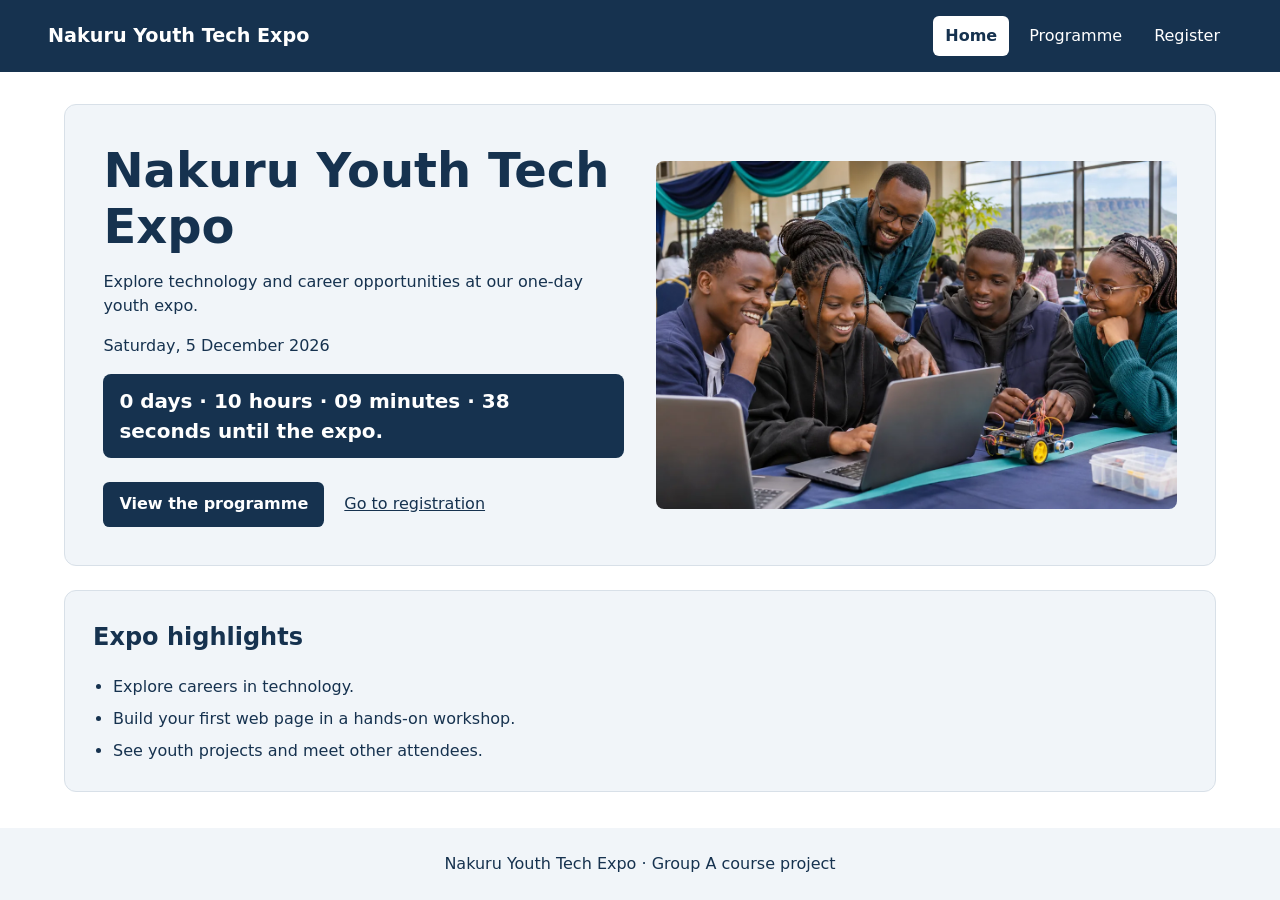
<file: index.html>
<!DOCTYPE html>
<html lang="en">
<head>
  <meta charset="UTF-8">
  <meta name="viewport" content="width=device-width, initial-scale=1">
  <title>Home | Nakuru Youth Tech Expo</title>

  <!-- All three pages share the same stylesheet and script. -->
  <link rel="stylesheet" href="css/style.css">
  <script src="js/script.js" defer></script>
</head>
<body>
  <a class="skip-link" href="#main-content">Skip to main content</a>
  <header>
    <a href="index.html">Nakuru Youth Tech Expo</a>

    <!-- JavaScript shows the Menu button on mobile. Without JavaScript,
         the navigation links stay visible. -->
    <button
      class="menu-toggle"
      type="button"
      aria-controls="main-nav"
      aria-expanded="false"
      hidden
    >
      Menu
    </button>

    <nav id="main-nav" aria-label="Main navigation">
      <a href="index.html" aria-current="page">Home</a>
      <a href="programme.html">Programme</a>
      <a href="register.html">Register</a>
    </nav>
  </header>

  <main id="main-content" tabindex="-1" class="home-layout">
    <!-- Only the introduction and image share a row on desktop. -->
    <section class="home-hero" aria-labelledby="expo-heading">
      <div class="home-hero-copy">
        <h1 id="expo-heading">Nakuru Youth Tech Expo</h1>
        <p>Explore technology and career opportunities at our one-day youth expo.</p>
        <p><time datetime="2026-12-05">Saturday, 5 December 2026</time></p>

        <!-- The shared script fills in and reveals the countdown. -->
        <p id="expo-countdown" hidden></p>

        <div class="home-actions">
          <a class="home-primary-link" href="programme.html">View the programme</a>
          <a href="register.html">Go to registration</a>
        </div>
      </div>

      <img
        class="home-hero-image"
        src="images/expo-workshop.webp"
        alt="Young people and a mentor working with laptops and a small robot at a technology workshop"
        width="1200"
        height="800"
      >
    </section>

    <section class="home-highlights" aria-labelledby="highlights-heading">
      <h2 id="highlights-heading">Expo highlights</h2>
      <ul>
        <li>Explore careers in technology.</li>
        <li>Build your first web page in a hands-on workshop.</li>
        <li>See youth projects and meet other attendees.</li>
      </ul>
    </section>
  </main>

  <footer>
    <p>Nakuru Youth Tech Expo · Group A course project</p>
  </footer>
</body>
</html>
</file>
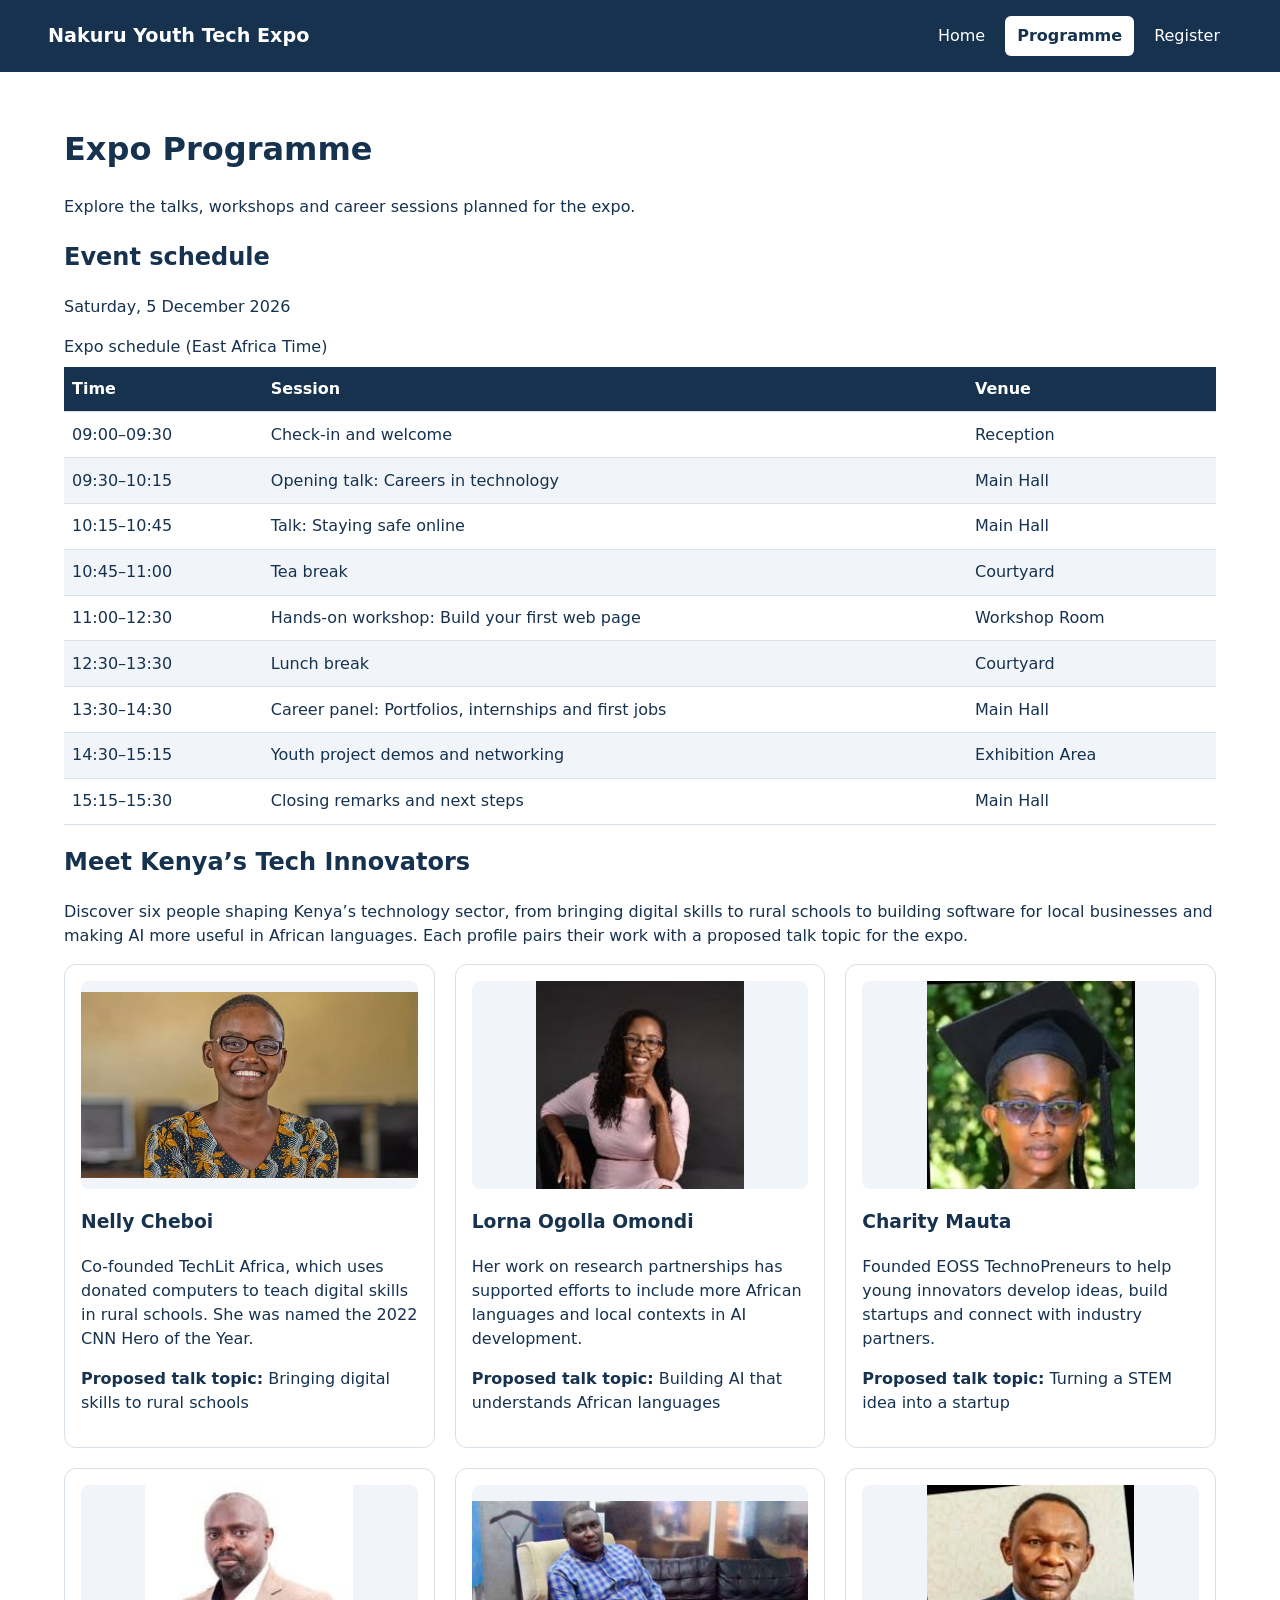
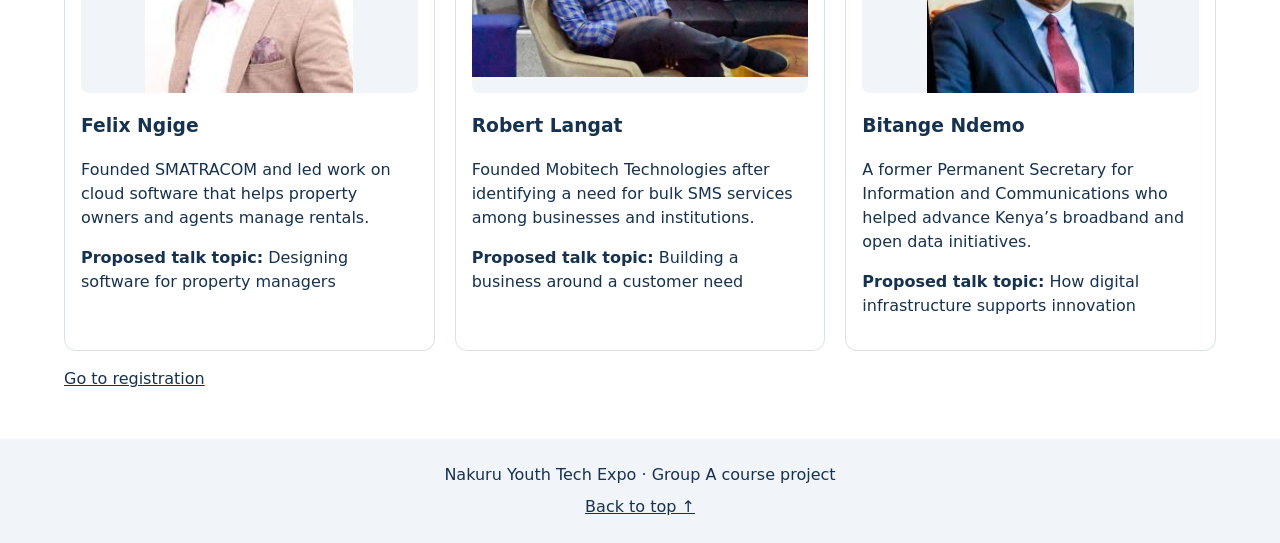
<file: programme.html>
<!DOCTYPE html>
<html lang="en">
<head>
  <meta charset="UTF-8">
  <meta name="viewport" content="width=device-width, initial-scale=1">
  <title>Programme | Nakuru Youth Tech Expo</title>

  <!-- All three pages share these files. -->
  <link rel="stylesheet" href="css/style.css">
  <script src="js/script.js" defer></script>
</head>
<body>
  <a class="skip-link" href="#main-content">Skip to main content</a>

  <header>
    <a href="index.html">Nakuru Youth Tech Expo</a>

    <!-- JavaScript reveals the Menu button on small screens. -->
    <button
        class="menu-toggle"
        type="button"
        aria-controls="main-nav"
        aria-expanded="false"
        hidden
    >
        Menu
    </button>

    <nav id="main-nav" aria-label="Main navigation">
        <a href="index.html">Home</a>
        <a href="programme.html" aria-current="page">Programme</a>
        <a href="register.html">Register</a>
    </nav>
    </header>

  <main id="main-content" tabindex="-1">
    <h1>Expo Programme</h1>
    <p>Explore the talks, workshops and career sessions planned for the expo.</p>

    <section aria-labelledby="schedule-heading">
      <h2 id="schedule-heading">Event schedule</h2>
      <p><time datetime="2026-12-05">Saturday, 5 December 2026</time></p>

      <!-- Keep sessions in time order, with one row per session or break. -->
      <table class="schedule-table">
        <caption>Expo schedule (East Africa Time)</caption>
        <thead>
          <tr>
            <th scope="col">Time</th>
            <th scope="col">Session</th>
            <th scope="col">Venue</th>
          </tr>
        </thead>
        <tbody>
          <tr>
            <td>09:00–09:30</td>
            <td>Check-in and welcome</td>
            <td>Reception</td>
          </tr>
          <tr>
            <td>09:30–10:15</td>
            <td>Opening talk: Careers in technology</td>
            <td>Main Hall</td>
          </tr>
          <tr>
            <td>10:15–10:45</td>
            <td>Talk: Staying safe online</td>
            <td>Main Hall</td>
          </tr>
          <tr>
            <td>10:45–11:00</td>
            <td>Tea break</td>
            <td>Courtyard</td>
          </tr>
          <tr>
            <td>11:00–12:30</td>
            <td>Hands-on workshop: Build your first web page</td>
            <td>Workshop Room</td>
          </tr>
          <tr>
            <td>12:30–13:30</td>
            <td>Lunch break</td>
            <td>Courtyard</td>
          </tr>
          <tr>
            <td>13:30–14:30</td>
            <td>Career panel: Portfolios, internships and first jobs</td>
            <td>Main Hall</td>
          </tr>
          <tr>
            <td>14:30–15:15</td>
            <td>Youth project demos and networking</td>
            <td>Exhibition Area</td>
          </tr>
          <tr>
            <td>15:15–15:30</td>
            <td>Closing remarks and next steps</td>
            <td>Main Hall</td>
          </tr>
        </tbody>
      </table>
    </section>

    <section aria-labelledby="profiles-heading">
      <h2 id="profiles-heading">Meet Kenya’s Tech Innovators</h2>
      <p>
        Discover six people shaping Kenya’s technology sector, from bringing
        digital skills to rural schools to building software for local businesses
        and making AI more useful in African languages. Each profile pairs their work
        with a proposed talk topic for the expo.
      </p>

      <!-- The grid controls the layout; each card holds one profile. -->
      <div class="speaker-grid">
        <article class="speaker-card">
          <img src="images/nelly-cheboi.webp" alt="Portrait of Nelly Cheboi" loading="lazy">
          <h3>Nelly Cheboi</h3>
          <p>
            Co-founded TechLit Africa, which uses donated computers to teach
            digital skills in rural schools. She was named the 2022 CNN Hero
            of the Year.
          </p>
          <p><strong>Proposed talk topic:</strong> Bringing digital skills to rural schools</p>
        </article>

        <article class="speaker-card">
          <img src="images/lorna-ogola.jpg" alt="Portrait of Lorna Ogolla Omondi" loading="lazy">
          <h3>Lorna Ogolla Omondi</h3>
          <p>
            Her work on research partnerships has supported efforts to include
            more African languages and local contexts in AI development.
          </p>
          <p><strong>Proposed talk topic:</strong> Building AI that understands African languages</p>
        </article>

        <article class="speaker-card">
          <img src="images/charity-mauta.jpg" alt="Portrait of Charity Mauta" loading="lazy">
          <h3>Charity Mauta</h3>
          <p>
            Founded EOSS TechnoPreneurs to help young innovators develop ideas,
            build startups and connect with industry partners.
          </p>
          <p><strong>Proposed talk topic:</strong> Turning a STEM idea into a startup</p>
        </article>

        <article class="speaker-card">
          <img src="images/felix-ngige.jpg" alt="Portrait of Felix Ngige" loading="lazy">
          <h3>Felix Ngige</h3>
          <p>
            Founded SMATRACOM and led work on cloud software that helps
            property owners and agents manage rentals.
          </p>
          <p><strong>Proposed talk topic:</strong> Designing software for property managers</p>
        </article>

        <article class="speaker-card">
          <img src="images/robert-langat.jpg" alt="Portrait of Robert Langat" loading="lazy">
          <h3>Robert Langat</h3>
          <p>
            Founded Mobitech Technologies after identifying a need for
            bulk SMS services among businesses and institutions.
          </p>
          <p><strong>Proposed talk topic:</strong> Building a business around a customer need</p>
        </article>

        <article class="speaker-card">
          <img src="images/bitange-ndemo.jpg" alt="Portrait of Bitange Ndemo" loading="lazy">
          <h3>Bitange Ndemo</h3>
          <p>
            A former Permanent Secretary for Information and Communications
            who helped advance Kenya’s broadband and open data initiatives.
          </p>
          <p><strong>Proposed talk topic:</strong> How digital infrastructure supports innovation</p>
        </article>
      </div>
    </section>

    <p><a href="register.html">Go to registration</a></p>
  </main>

  <footer>
    <p>Nakuru Youth Tech Expo · Group A course project</p>
    <p><a href="#main-content">Back to top ↑</a></p>
  </footer>
</body>
</html>
</file>
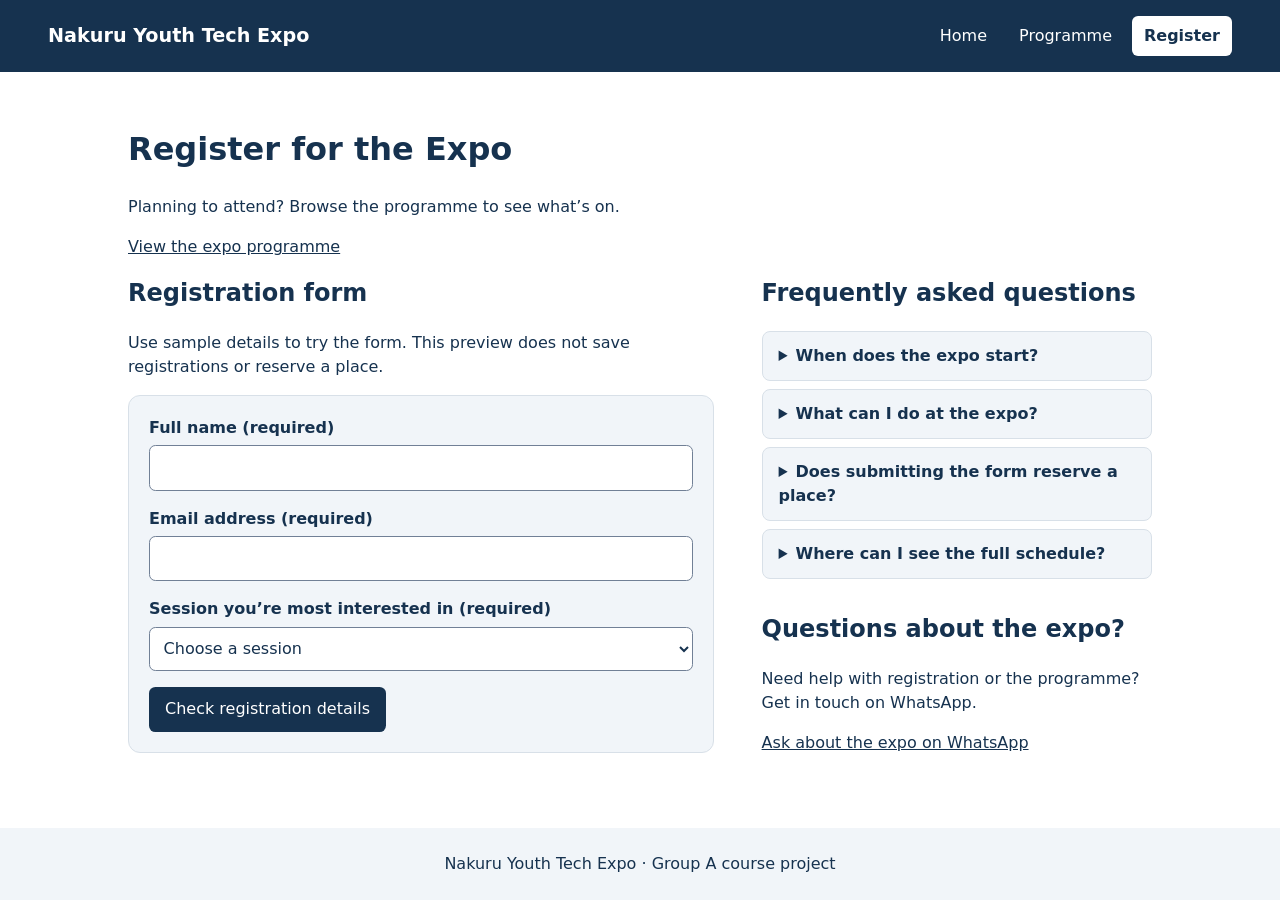
<file: register.html>
<!DOCTYPE html>
<html lang="en">
<head>
  <meta charset="UTF-8">
  <meta name="viewport" content="width=device-width, initial-scale=1">
  <title>Register | Nakuru Youth Tech Expo</title>

  <!-- All three pages share these files. -->
  <link rel="stylesheet" href="css/style.css">
  <script src="js/script.js" defer></script>
</head>
<body>
  <a class="skip-link" href="#main-content">Skip to main content</a>
  <header>
    <a href="index.html">Nakuru Youth Tech Expo</a>

    <!-- JavaScript reveals the Menu button on small screens. -->
    <button
      class="menu-toggle"
      type="button"
      aria-controls="main-nav"
      aria-expanded="false"
      hidden
    >
      Menu
    </button>

    <nav id="main-nav" aria-label="Main navigation">
      <a href="index.html">Home</a>
      <a href="programme.html">Programme</a>
      <a href="register.html" aria-current="page">Register</a>
    </nav>
  </header>

  <main id="main-content" tabindex="-1">
    <h1>Register for the Expo</h1>
    <p>Planning to attend? Browse the programme to see what’s on.</p>
    <p><a href="programme.html">View the expo programme</a></p>

    <!-- The form and help sections sit side by side on desktop. -->
    <div class="register-layout">
      <section aria-labelledby="registration-heading">
        <h2 id="registration-heading">Registration form</h2>
        <p id="registration-note">
          Use sample details to try the form. This preview does not save
          registrations or reserve a place.
        </p>

        <!-- The browser validates the fields. Omitting name attributes
             keeps the sample values out of the submitted URL. -->
        <form
          class="registration-form"
          action="register.html#registration-heading"
          method="get"
          aria-describedby="registration-note"
        >
          <p>
            <label for="full-name">Full name (required)</label>
            <input type="text" id="full-name" autocomplete="name" maxlength="100" required>
          </p>

          <p>
            <label for="email">Email address (required)</label>
            <input type="email" id="email" autocomplete="email" maxlength="254" required>
          </p>

          <p>
            <label for="session">Session you’re most interested in (required)</label>
            <select id="session" required>
              <!-- The empty value keeps the prompt from counting as a choice. -->
              <option value="" selected disabled>Choose a session</option>
              <option value="tech-careers">Opening talk: Careers in technology</option>
              <option value="online-safety">Talk: Staying safe online</option>
              <option value="web-workshop">Workshop: Build your first web page</option>
              <option value="career-panel">Career panel: Portfolios, internships and first jobs</option>
              <option value="project-demos">Youth project demos and networking</option>
            </select>
          </p>

          <button type="submit">Check registration details</button>
        </form>
      </section>

      <div class="register-help">
        <section class="expo-faq" aria-labelledby="faq-heading">
          <h2 id="faq-heading">Frequently asked questions</h2>

          <!-- Native disclosure controls work with a mouse, touch, or keyboard. -->
          <details>
            <summary>When does the expo start?</summary>
            <p>Check-in starts at 9:00 AM Kenya time on Saturday, 5 December 2026.</p>
          </details>

          <details>
            <summary>What can I do at the expo?</summary>
            <p>Join technology talks, a hands-on web workshop, a careers panel, and youth project demos.</p>
          </details>

          <details>
            <summary>Does submitting the form reserve a place?</summary>
            <p>No. This form is a preview. Use sample details to try it; it does not save registrations.</p>
          </details>

          <details>
            <summary>Where can I see the full schedule?</summary>
            <p>Visit the <a href="programme.html">Programme page</a> for session times and rooms.</p>
          </details>
        </section>

        <section aria-labelledby="questions-heading">
          <h2 id="questions-heading">Questions about the expo?</h2>
          <p>Need help with registration or the programme? Get in touch on WhatsApp.</p>

          <!-- The WhatsApp number includes the country code, with no + or spaces. -->
          <p>
            <a href="https://wa.me/254755559107?text=Hello%2C%20I%20have%20a%20question%20about%20the%20Nakuru%20Youth%20Tech%20Expo.">
              Ask about the expo on WhatsApp
            </a>
          </p>
        </section>
      </div>
    </div>
  </main>

  <footer>
    <p>Nakuru Youth Tech Expo · Group A course project</p>
  </footer>
</body>
</html>
</file>
<file: css/style.css>
/* Shared colours and typography for all three pages. */
:root {
  --color-ink: #16324f;
  --color-surface: #fff;
  --color-muted-surface: #f1f5f9;
  --color-border: #d8e0e8;
  --color-control-border: #718096;
  --color-hover: #284b6b;
  --color-focus: #2164a8;
  --color-header-focus: #ffd166;
  --font-body: system-ui, sans-serif;
}

/* Leave room for the sticky header when jumping to a heading. */
html {
  scroll-padding-top: 9rem;
}

body {
  margin: 0;
  min-height: 100vh;
  display: flex;
  flex-direction: column;
  background-color: var(--color-surface);
  color: var(--color-ink);
  font-family: var(--font-body);
  line-height: 1.5;
}

/* Main fills spare space on short pages and grows on long pages. */
body > main {
  flex: 1 0 auto;
  width: calc(100% - 2rem);
  max-width: 72rem;
  margin-inline: auto;
  padding-block: 2rem;
}

body > footer {
  padding: 1rem;
  background-color: var(--color-muted-surface);
  text-align: center;
}

body > footer p {
  margin: 0;
}

main a {
  color: var(--color-ink);
}

main a:hover {
  color: var(--color-hover);
  text-decoration-thickness: 2px;
}

/* Show a visible outline when navigating with the keyboard. */
a:focus-visible,
button:focus-visible,
input:focus-visible,
select:focus-visible,
summary:focus-visible {
  outline: 3px solid var(--color-focus);
  outline-offset: 3px;
}

/* Shared header: stack the brand and menu on small screens. */
body > header {
  position: sticky;
  top: 0;
  z-index: 10;
  display: flex;
  flex-direction: column;
  align-items: flex-start;
  gap: 0.75rem;
  padding: 1rem clamp(1rem, 4vw, 3rem);
  background-color: var(--color-ink);
  color: var(--color-surface);
}

body > header > a {
  color: inherit;
  font-size: 1.2rem;
  font-weight: 700;
  text-decoration: none;
}

body > header > a:hover {
  text-decoration: underline;
}

body > header nav {
  display: flex;
  flex-wrap: wrap;
  gap: 0.25rem 0.5rem;
}

/* The flex rule would otherwise override the hidden attribute. */
body > header nav[hidden] {
  display: none;
}

body > header nav a {
  display: block;
  padding: 0.5rem 0.75rem;
  border-radius: 0.375rem;
  color: inherit;
  text-decoration: none;
}

body > header nav a:hover {
  background-color: var(--color-hover);
  text-decoration: underline;
}

body > header nav a[aria-current="page"] {
  background-color: var(--color-surface);
  color: var(--color-ink);
  font-weight: 700;
}

body > header :is(a, button):focus-visible {
  outline-color: var(--color-header-focus);
}

.menu-toggle {
  min-height: 44px;
  padding: 0.5rem 0.75rem;
  border: 1px solid currentColor;
  border-radius: 0.375rem;
  background-color: transparent;
  color: inherit;
  font: inherit;
  cursor: pointer;
}

.menu-toggle:hover {
  background-color: var(--color-hover);
}

/* Style the countdown only after JavaScript reveals it. */
#expo-countdown:not([hidden]) {
  width: fit-content;
  box-sizing: border-box;
  max-width: 100%;
  margin: 1rem 0 1.5rem;
  padding: 0.75rem 1rem;
  border-radius: 0.5rem;
  background-color: var(--color-ink);
  color: var(--color-surface);
  font-size: clamp(1rem, 2vw, 1.25rem);
  font-weight: 700;

  /* Equal-width digits reduce movement as the seconds change. */
  font-variant-numeric: tabular-nums;
}

/* Programme: one column on phones, with more columns at wider widths. */
.speaker-grid {
  display: grid;
  grid-template-columns: minmax(0, 1fr);
  gap: 1.25rem;
}

.speaker-card {
  min-width: 0;
  padding: 1rem;
  border: 1px solid var(--color-border);
  border-radius: 0.75rem;
  background-color: var(--color-surface);
}

/* Fit the whole portrait into a consistent frame without cropping faces. */
.speaker-card img {
  display: block;
  width: 100%;
  height: 13rem;
  object-fit: contain;
  object-position: center;
  border-radius: 0.5rem;
  background-color: var(--color-muted-surface);
}

.schedule-table {
  width: 100%;
  border-collapse: collapse;
}

.schedule-table caption {
  padding-bottom: 0.5rem;
  text-align: left;
}

.schedule-table th,
.schedule-table td {
  padding: 0.65rem 0.5rem;
  border-bottom: 1px solid var(--color-border);
  text-align: left;
  vertical-align: top;
}

.schedule-table thead {
  background-color: var(--color-ink);
  color: var(--color-surface);
}

.schedule-table tbody tr:nth-child(even) {
  background-color: var(--color-muted-surface);
}

/* Register: keep the form compact and the controls easy to tap. */
.registration-form {
  box-sizing: border-box;
  max-width: 36rem;
  padding: 1.25rem;
  border: 1px solid var(--color-border);
  border-radius: 0.75rem;
  background-color: var(--color-muted-surface);
}

.registration-form p {
  margin: 0 0 1rem;
}

.registration-form label {
  display: block;
  margin-bottom: 0.35rem;
  font-weight: 600;
}

.registration-form input,
.registration-form select {
  box-sizing: border-box;
  width: 100%;
  min-height: 44px;
  padding: 0.6rem;
  border: 1px solid var(--color-control-border);
  border-radius: 0.4rem;
  background-color: var(--color-surface);
  color: var(--color-ink);
  font: inherit;
}

.registration-form button {
  min-height: 44px;
  padding: 0.65rem 1rem;
  border: 0;
  border-radius: 0.4rem;
  background-color: var(--color-ink);
  color: var(--color-surface);
  font: inherit;
  cursor: pointer;
}

.registration-form button:hover {
  background-color: var(--color-hover);
}

/* Keep the native disclosure marker so each FAQ looks expandable. */
.expo-faq {
  max-width: 42rem;
  margin-block: 2rem;
}

.expo-faq details {
  margin-block: 0.5rem;
  padding: 0.75rem 1rem;
  border: 1px solid var(--color-border);
  border-radius: 0.5rem;
  background-color: var(--color-muted-surface);
}

.expo-faq summary {
  font-weight: 700;
  cursor: pointer;
}

.expo-faq summary:hover {
  text-decoration: underline;
}

.expo-faq details p {
  margin: 0.75rem 0 0;
}

/* Tablet: put the brand and navigation on one row. */
@media (min-width: 768px) {
  html {
    scroll-padding-top: 6rem;
  }

  body > header {
    flex-direction: row;
    align-items: center;
    justify-content: space-between;
  }

  .speaker-grid {
    grid-template-columns: repeat(2, minmax(0, 1fr));
  }
}

/* Desktop: use three profile columns and give the footer more room. */
@media (min-width: 1024px) {
  .speaker-grid {
    grid-template-columns: repeat(3, minmax(0, 1fr));
  }

  body > footer {
    padding: 1.5rem 2rem;
  }
}

/* Keep the registration layout narrower than Programme. */
body > main:has(> .register-layout) {
  max-width: 64rem;
}

.home-highlights {
  margin-block-start: 1.5rem;
  padding: clamp(1rem, 3vw, 1.75rem);
  border: 1px solid var(--color-border);
  border-radius: 0.75rem;
  background-color: var(--color-muted-surface);
}

.home-highlights h2 {
  margin-block-start: 0;
}

.home-highlights ul {
  margin-block-end: 0;
  padding-inline-start: 1.25rem;
}

.home-highlights li + li {
  margin-block-start: 0.5rem;
}

/* On desktop, put registration help beside the form. */
@media (min-width: 1024px) {
  .register-layout {
    display: grid;
    grid-template-columns: minmax(0, 3fr) minmax(0, 2fr);
    gap: clamp(1.5rem, 4vw, 3rem);
    align-content: start;
    align-items: start;
  }

  .register-layout h2 {
    margin-block-start: 0;
  }

  .register-help .expo-faq {
    margin-block-start: 0;
  }

  .register-layout .registration-form {
    max-width: none;
  }
}

.home-hero {
  display: grid;
  gap: 1.5rem;
  align-items: center;
  padding: clamp(1rem, 3vw, 2.5rem);
  border: 1px solid var(--color-border);
  border-radius: 0.75rem;
  background-color: var(--color-muted-surface);
}

.home-hero h1 {
  margin-block: 0 1rem;
  font-size: clamp(1.8rem, 4vw, 3rem);
  line-height: 1.15;
}

.home-hero-image {
  display: block;
  width: 100%;
  height: auto;
  border-radius: 0.5rem;
}

.home-actions {
  display: flex;
  flex-wrap: wrap;
  align-items: center;
  gap: 0.75rem 1.25rem;
}

.home-actions .home-primary-link {
  padding: 0.65rem 1rem;
  border-radius: 0.4rem;
  background-color: var(--color-ink);
  color: var(--color-surface);
  font-weight: 700;
  text-decoration: none;
}

.home-actions .home-primary-link:hover {
  background-color: var(--color-hover);
  text-decoration: underline;
}

@media (min-width: 1024px) {
  .home-hero {
    grid-template-columns: minmax(0, 1fr) minmax(0, 1fr);
    gap: 2rem;
  }
}
/* Reveal the skip link on keyboard focus, above the sticky header. */
.skip-link {
  position: fixed;
  top: 0.75rem;
  left: 0.75rem;
  z-index: 20;
  padding: 0.65rem 1rem;
  border-radius: 0.4rem;
  background-color: var(--color-surface);
  color: var(--color-ink);
  transform: translateY(calc(-100% - 1rem));
}

.skip-link:focus {
  transform: none;
}

body > footer a {
  display: inline-block;
  margin-block-start: 0.5rem;
  color: var(--color-ink);
}

body > footer a:hover {
  color: var(--color-hover);
  text-decoration-thickness: 2px;
}
</file>
